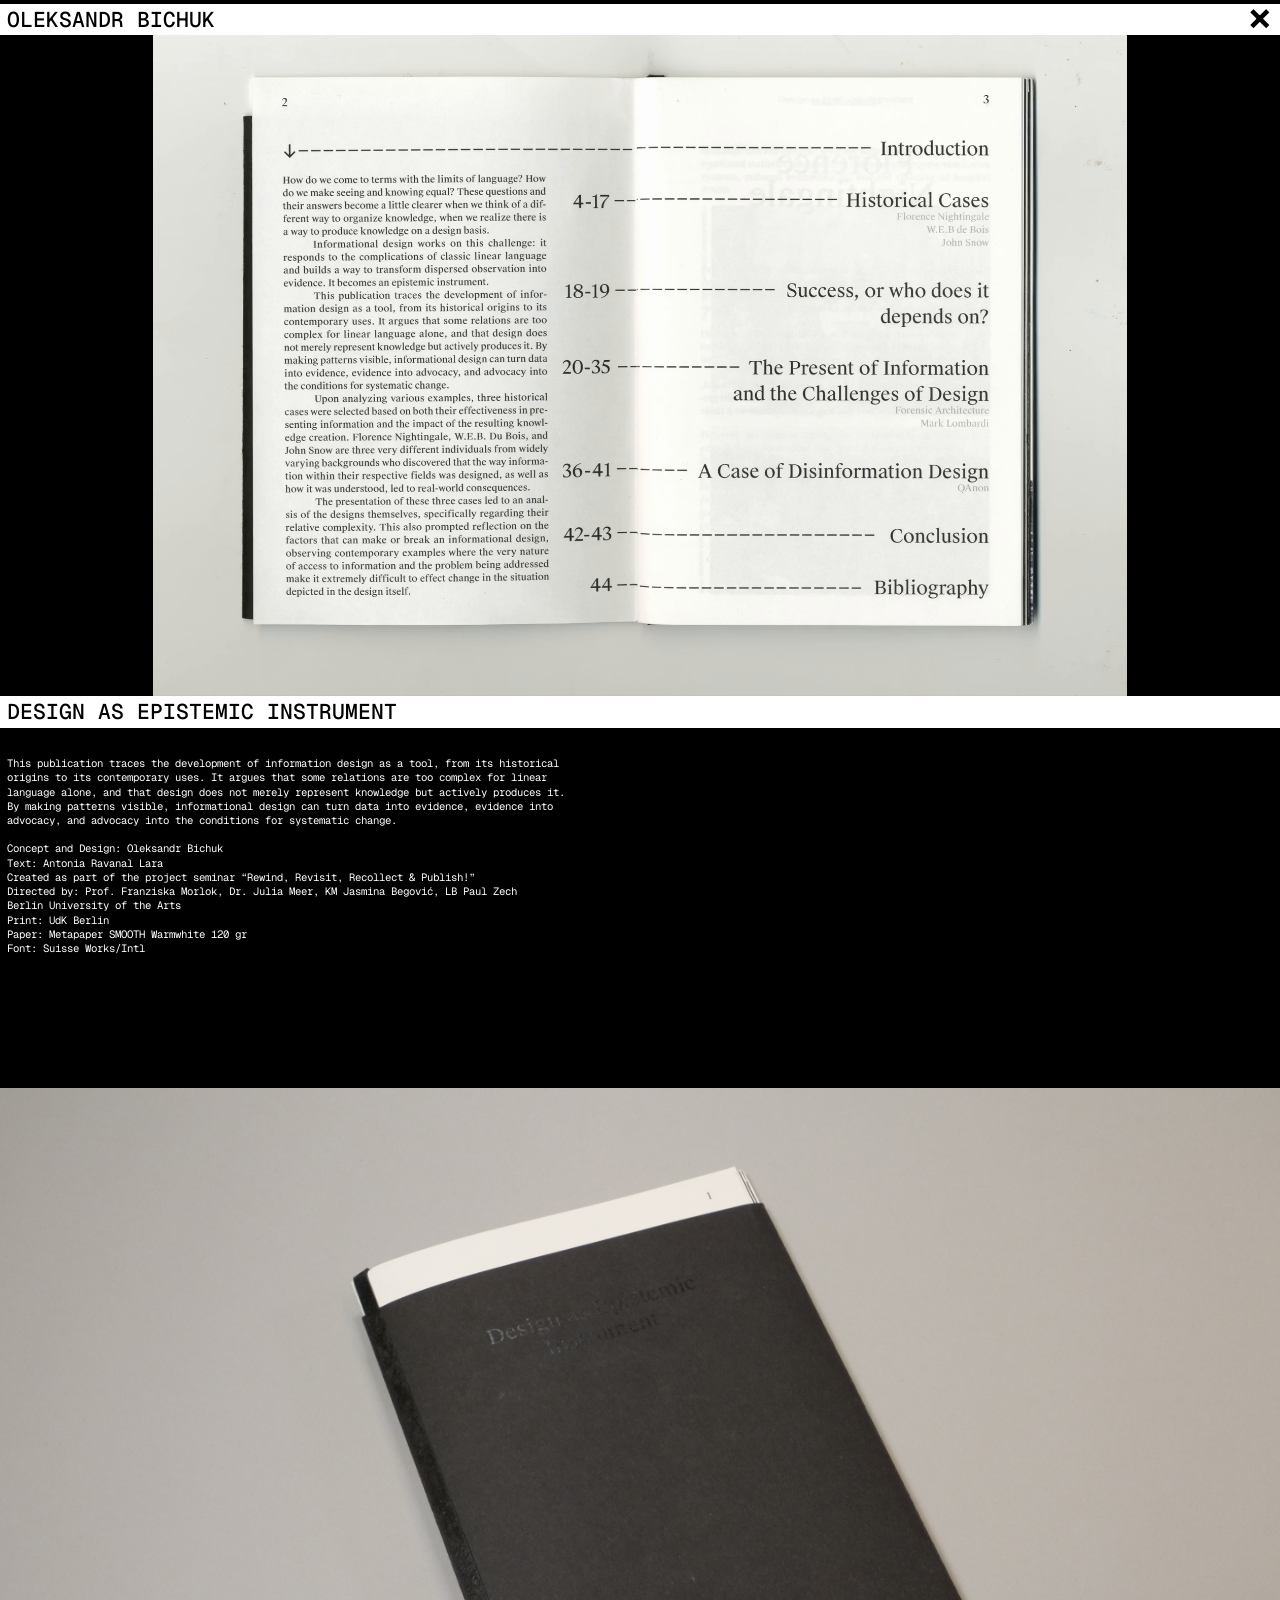
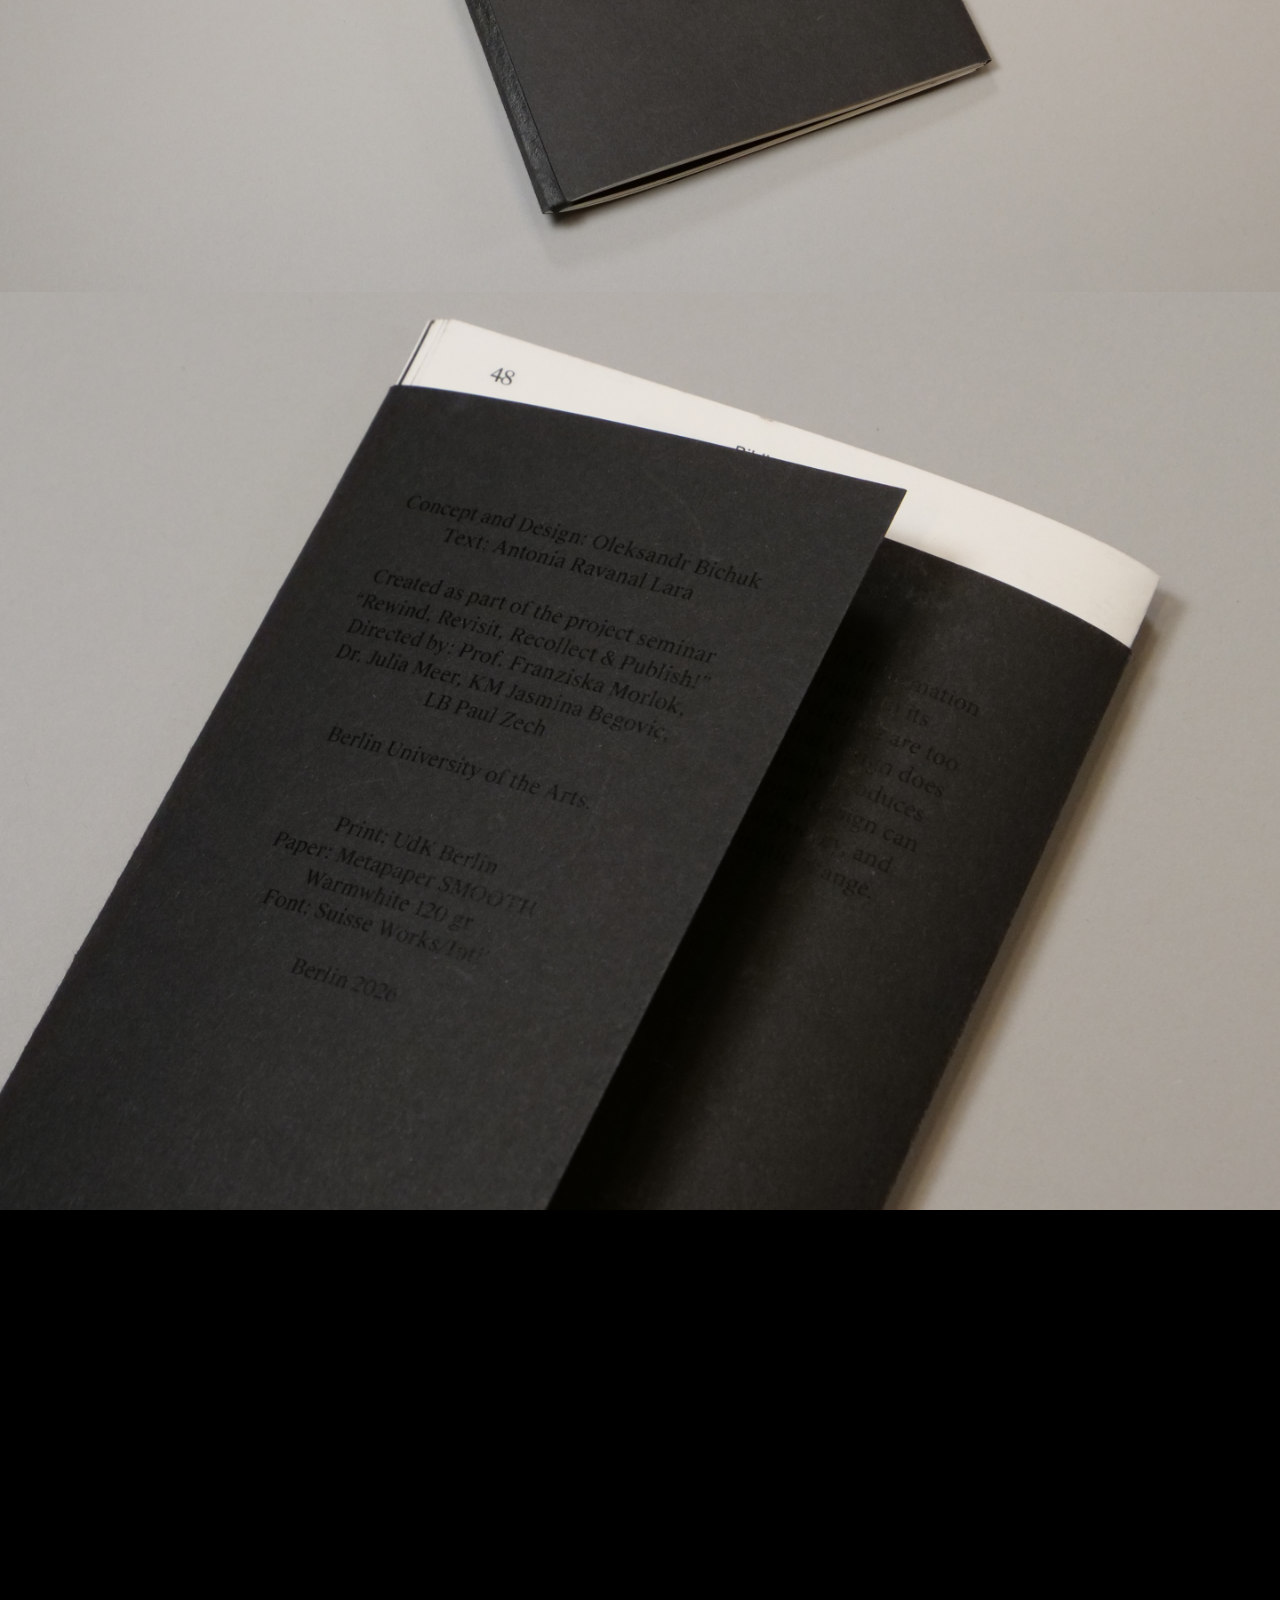
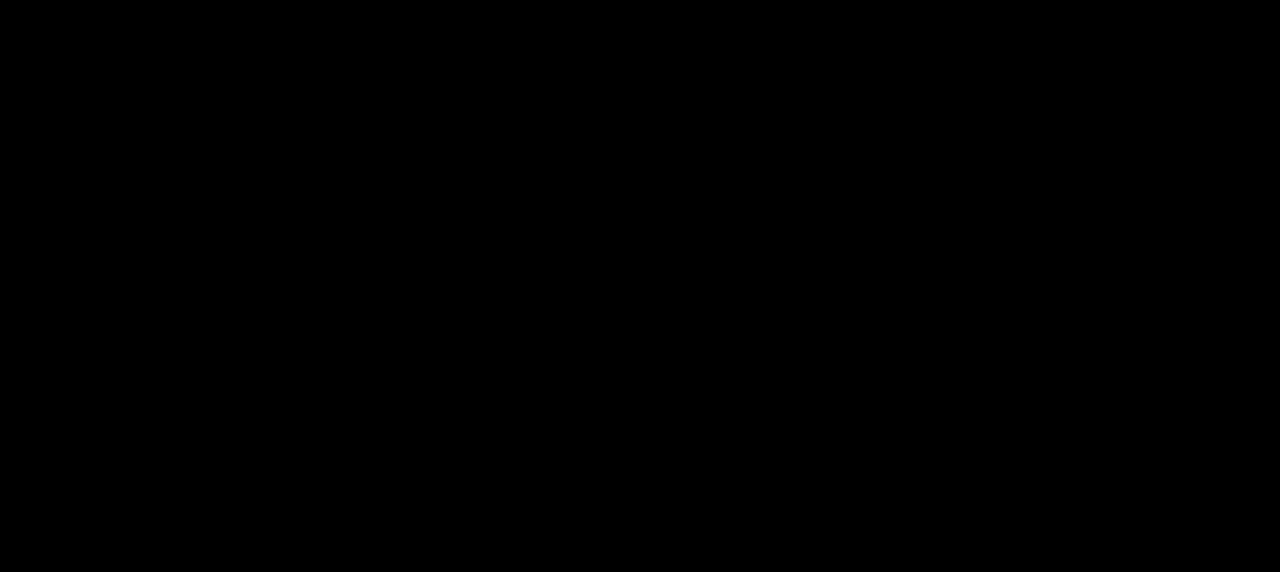
<file: projects/design-as-epistemic.html>
<!doctype html><html lang="en"><head><meta charset="utf-8"><meta name="viewport" content="width=device-width,initial-scale=1"><meta name="color-scheme" content="dark"><title>Design as epistemic instrument — Oleksandr Bichuk</title><link rel="preconnect" href="https://fonts.googleapis.com"><link rel="preconnect" href="https://fonts.gstatic.com" crossorigin><link href="https://fonts.googleapis.com/css2?family=Geist+Mono:wght@400;500;600&amp;display=swap" rel="stylesheet"><link rel="stylesheet" href="./project-v94.css?v=9.9"></head>
<body data-project="design-as-epistemic"><div id="project-wrap" class="project-wrap" data-height="4232">
<div class="project-sticky-region"><header class="top-header"><div class="header-name">oleksandr bichuk</div><a href="../index.html" class="header-close" aria-label="Back to portfolio index"><span class="header-close-mark" aria-hidden="true">×</span></a></header></div>
<main id="project-artboard" class="project-artboard" style="height:4232px" aria-label="Design as epistemic instrument"><div class="background" aria-hidden="true"></div>
<figure class="project-photo is-hero" style="left:172px;top:-4px;width:1096px;height:786px;"><video src="../assets/design-hero.mp4" poster="../assets/design-hero-figma-frame.png" data-start-time="1" autoplay muted playsinline loop preload="metadata" aria-label="Video documentation of Design as epistemic instrument (click to toggle sound)"></video></figure>
<figure class="project-photo is-documentation" style="left:-53px;top:1224px;width:1605px;height:904px;"><img src="../assets/design-1.png" alt="Design as epistemic instrument — view 2" loading="lazy" decoding="async"> </figure>
<figure class="project-photo is-documentation" style="left:-197px;top:2118px;width:1834px;height:1033px;"><img src="../assets/design-2.png" alt="Design as epistemic instrument — view 3" loading="lazy" decoding="async"> </figure>
<figure class="project-photo is-documentation" style="left:-464px;top:3151px;width:1920px;height:1081px;"><img src="../assets/design-3.png" alt="Design as epistemic instrument — view 4" loading="lazy" decoding="async"> </figure>
<div class="work-title"><h1>Design as epistemic instrument</h1></div>
<section class="description" aria-label="Project description"><p>This publication traces the development of information design as a tool, from its historical origins to its contemporary uses. It argues that some relations are too complex for linear language alone, and that design does not merely represent knowledge but actively produces it. By making patterns visible, informational design can turn data into evidence, evidence into advocacy, and advocacy into the conditions for systematic change.

Concept and Design: Oleksandr Bichuk
Text: Antonia Ravanal Lara
Created as part of the project seminar “Rewind, Revisit, Recollect &amp; Publish!”
Directed by: Prof. Franziska Morlok, Dr. Julia Meer, KM Jasmina Begović, LB Paul Zech
Berlin University of the Arts
Print: UdK Berlin
Paper: Metapaper SMOOTH Warmwhite 120 gr
Font: Suisse Works/Intl</p></section>
</main></div><script src="./project-v94.js?v=9.9" defer></script></body></html>
</file>
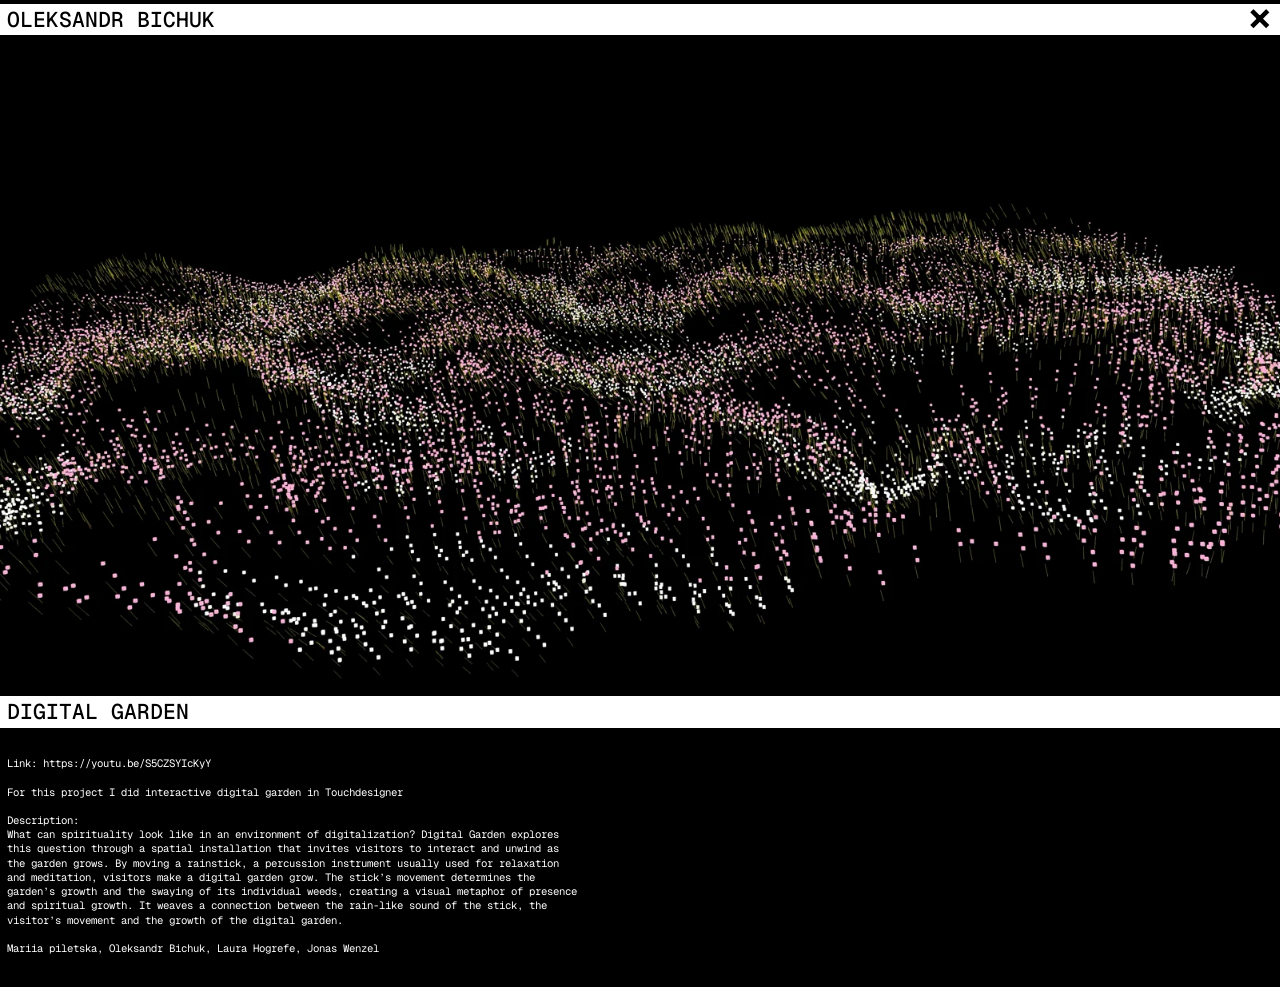
<file: projects/digital-garden.html>
<!doctype html><html lang="en"><head><meta charset="utf-8"><meta name="viewport" content="width=device-width,initial-scale=1"><meta name="color-scheme" content="dark"><title>Digital Garden — Oleksandr Bichuk</title><link rel="preconnect" href="https://fonts.googleapis.com"><link rel="preconnect" href="https://fonts.gstatic.com" crossorigin><link href="https://fonts.googleapis.com/css2?family=Geist+Mono:wght@400;500;600&amp;display=swap" rel="stylesheet"><link rel="stylesheet" href="./project-v94.css?v=9.9"></head>
<body data-project="digital-garden"><div id="project-wrap" class="project-wrap" data-height="1146">
<div class="project-sticky-region"><header class="top-header"><div class="header-name">oleksandr bichuk</div><a href="../index.html" class="header-close" aria-label="Back to portfolio index"><span class="header-close-mark" aria-hidden="true">×</span></a></header></div>
<main id="project-artboard" class="project-artboard" style="height:1146px" aria-label="Digital Garden"><div class="background" aria-hidden="true"></div>
<figure class="project-photo is-hero" style="left:-45px;top:4px;width:1529px;height:860px;"><video src="../assets/garden-hero.mp4" poster="../assets/preview-digital-garden.webp" autoplay muted playsinline loop preload="metadata" aria-label="Video documentation of Digital Garden (click to toggle sound)"></video></figure>
<div class="work-title"><h1>Digital Garden</h1></div>
<section class="description" aria-label="Project description"><p>Link: <a href="https://youtu.be/S5CZSYIcKyY" target="_blank" rel="noopener noreferrer">https://youtu.be/S5CZSYIcKyY</a>

For this project I did interactive digital garden in Touchdesigner

Description:
What can spirituality look like in an environment of digitalization? Digital Garden explores this question through a spatial installation that invites visitors to interact and unwind as the garden grows. By moving a rainstick, a percussion instrument usually used for relaxation and meditation, visitors make a digital garden grow. The stick’s movement determines the garden’s growth and the swaying of its individual weeds, creating a visual metaphor of presence and spiritual growth. It weaves a connection between the rain-like sound of the stick, the visitor’s movement and the growth of the digital garden.

Mariia piletska, Oleksandr Bichuk, Laura Hogrefe, Jonas Wenzel</p></section>
</main></div><script src="./project-v94.js?v=9.9" defer></script></body></html>
</file>
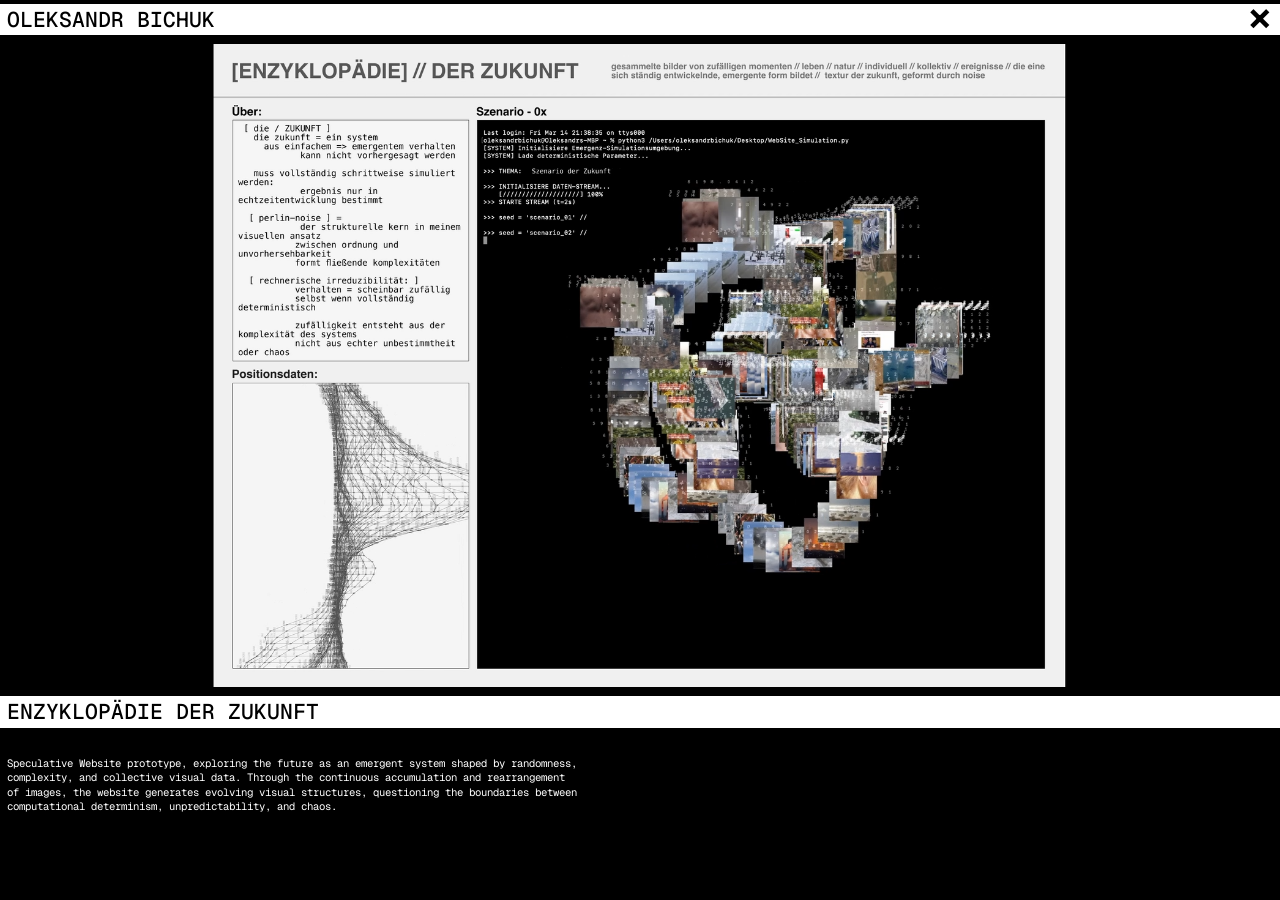
<file: projects/enzyklopaedie.html>
<!doctype html><html lang="en"><head><meta charset="utf-8"><meta name="viewport" content="width=device-width,initial-scale=1"><meta name="color-scheme" content="dark"><title>Enzyklopädie der Zukunft — Oleksandr Bichuk</title><link rel="preconnect" href="https://fonts.googleapis.com"><link rel="preconnect" href="https://fonts.gstatic.com" crossorigin><link href="https://fonts.googleapis.com/css2?family=Geist+Mono:wght@400;500;600&amp;display=swap" rel="stylesheet"><link rel="stylesheet" href="./project-v94.css?v=9.9"></head>
<body data-project="enzyklopaedie"><div id="project-wrap" class="project-wrap" data-height="1000">
<div class="project-sticky-region"><header class="top-header"><div class="header-name">oleksandr bichuk</div><a href="../index.html" class="header-close" aria-label="Back to portfolio index"><span class="header-close-mark" aria-hidden="true">×</span></a></header></div>
<main id="project-artboard" class="project-artboard" style="height:1000px" aria-label="Enzyklopädie der Zukunft"><div class="background" aria-hidden="true"></div>
<figure class="project-photo is-hero" style="left:59px;top:39px;width:1321px;height:743px;"><video src="../assets/enzyklopaedie-film.mp4" poster="../assets/enzyklopaedie-poster.png" autoplay muted playsinline loop preload="metadata" aria-label="Video documentation of Enzyklopädie der Zukunft (click to toggle sound)"></video></figure>
<div class="work-title"><h1>Enzyklopädie der Zukunft</h1></div>
<section class="description" aria-label="Project description"><p>Speculative Website prototype, exploring the future as an emergent system shaped by randomness, complexity, and collective visual data. Through the continuous accumulation and rearrangement of images, the website generates evolving visual structures, questioning the boundaries between computational determinism, unpredictability, and chaos.</p></section>
</main></div><script src="./project-v94.js?v=9.9" defer></script></body></html>
</file>
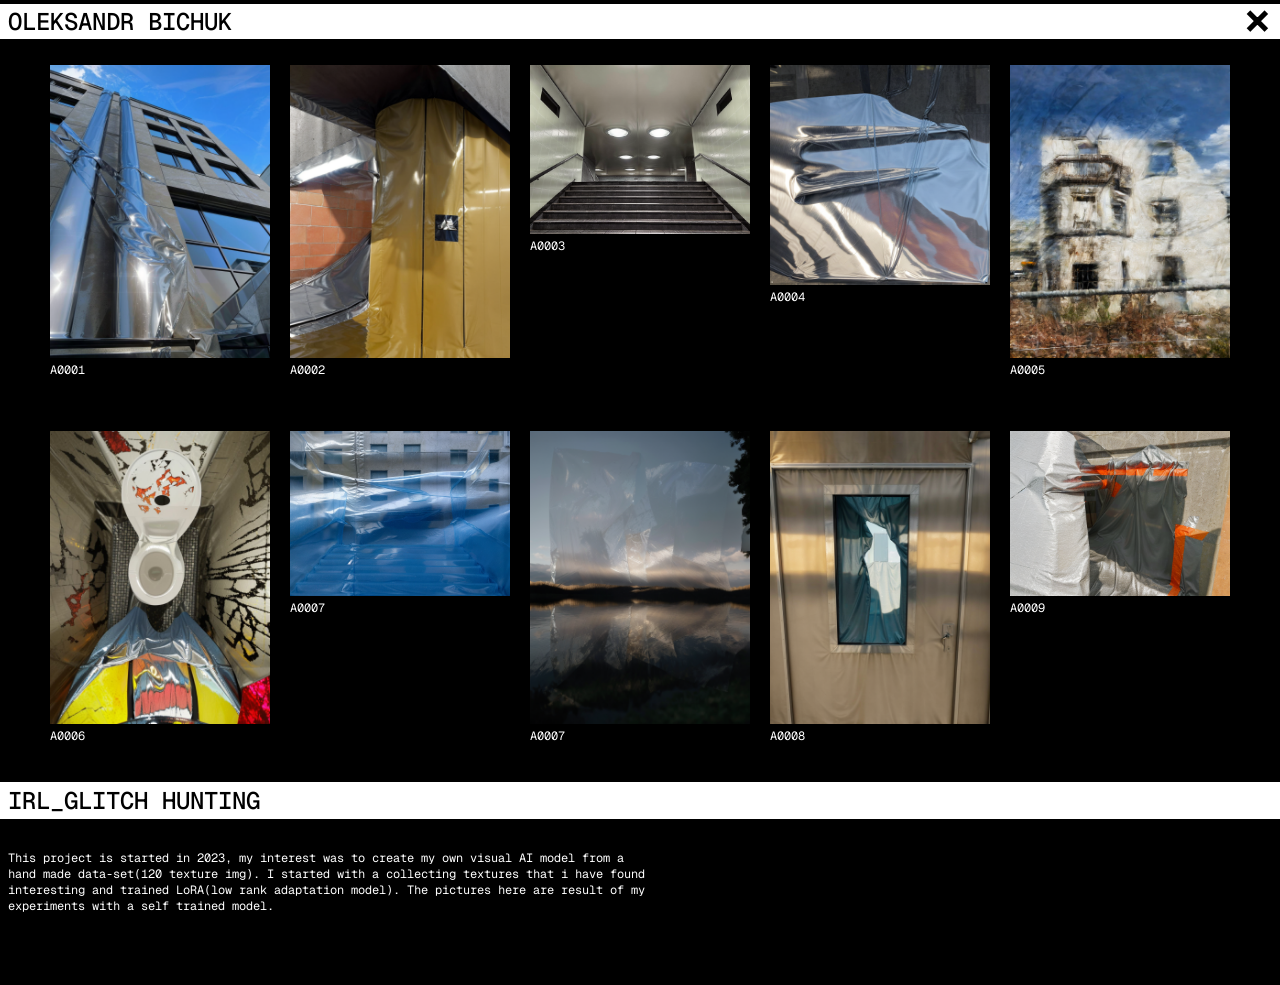
<file: projects/irl-glitch.html>
<!doctype html><html lang="en"><head><meta charset="utf-8"><meta name="viewport" content="width=device-width,initial-scale=1"><meta name="color-scheme" content="dark"><title>IRL_glitch hunting — Oleksandr Bichuk</title><link rel="preconnect" href="https://fonts.googleapis.com"><link rel="preconnect" href="https://fonts.gstatic.com" crossorigin><link href="https://fonts.googleapis.com/css2?family=Geist+Mono:wght@400;500;600&amp;display=swap" rel="stylesheet"><link rel="stylesheet" href="./project-v94.css?v=9.9"></head>
<body data-project="irl-glitch"><div id="project-wrap" class="project-wrap" data-height="985">
<div class="project-sticky-region"><header class="top-header"><div class="header-name">oleksandr bichuk</div><a href="../index.html" class="header-close" aria-label="Back to portfolio index"><span class="header-close-mark" aria-hidden="true">×</span></a></header></div>
<main id="project-artboard" class="project-artboard" style="height:985px" aria-label="IRL_glitch hunting"><div class="background" aria-hidden="true"></div>
<div class="irl-gallery" id="irl-gallery"><button type="button" class="irl-photo" aria-label="Select photo A0001"><img src="../assets/irl-01.png" width="220" height="293" style="height:293px" alt="IRL Glitch Hunting photograph A0001" loading="lazy"><span>A0001</span></button><button type="button" class="irl-photo" aria-label="Select photo A0002"><img src="../assets/irl-02.png" width="220" height="293" style="height:293px" alt="IRL Glitch Hunting photograph A0002" loading="lazy"><span>A0002</span></button><button type="button" class="irl-photo" aria-label="Select photo A0003"><img src="../assets/irl-03.png" width="220" height="169" style="height:169px" alt="IRL Glitch Hunting photograph A0003" loading="lazy"><span>A0003</span></button><button type="button" class="irl-photo" aria-label="Select photo A0004"><img src="../assets/irl-04.png" width="220" height="220" style="height:220px" alt="IRL Glitch Hunting photograph A0004" loading="lazy"><span>A0004</span></button><button type="button" class="irl-photo" aria-label="Select photo A0005"><img src="../assets/irl-05.png" width="220" height="293" style="height:293px" alt="IRL Glitch Hunting photograph A0005" loading="lazy"><span>A0005</span></button><button type="button" class="irl-photo" aria-label="Select photo A0006"><img src="../assets/irl-06.jpg" width="220" height="293" style="height:293px" alt="IRL Glitch Hunting photograph A0006" loading="lazy"><span>A0006</span></button><button type="button" class="irl-photo" aria-label="Select photo A0007"><img src="../assets/irl-07.png" width="220" height="165" style="height:165px" alt="IRL Glitch Hunting photograph A0007" loading="lazy"><span>A0007</span></button><button type="button" class="irl-photo" aria-label="Select photo A0007"><img src="../assets/irl-08.png" width="220" height="293" style="height:293px" alt="IRL Glitch Hunting photograph A0007" loading="lazy"><span>A0007</span></button><button type="button" class="irl-photo" aria-label="Select photo A0008"><img src="../assets/irl-extra-02.png" width="220" height="293" style="height:293px" alt="IRL Glitch Hunting photograph A0008" loading="lazy"><span>A0008</span></button><button type="button" class="irl-photo" aria-label="Select photo A0009"><img src="../assets/irl-09.png" width="220" height="165" style="height:165px" alt="IRL Glitch Hunting photograph A0009" loading="lazy"><span>A0009</span></button></div>
<div class="work-title"><h1>IRL_glitch hunting</h1></div>
<section class="description" aria-label="Project description"><p>This project is started in 2023, my interest was to create my own visual AI model from a hand made data-set(120 texture img). I started with a collecting textures that i have found interesting and trained LoRA(low rank adaptation model). The pictures here are result of my experiments with a self trained model.</p></section>
</main></div><script src="./project-v94.js?v=9.9" defer></script></body></html>
</file>
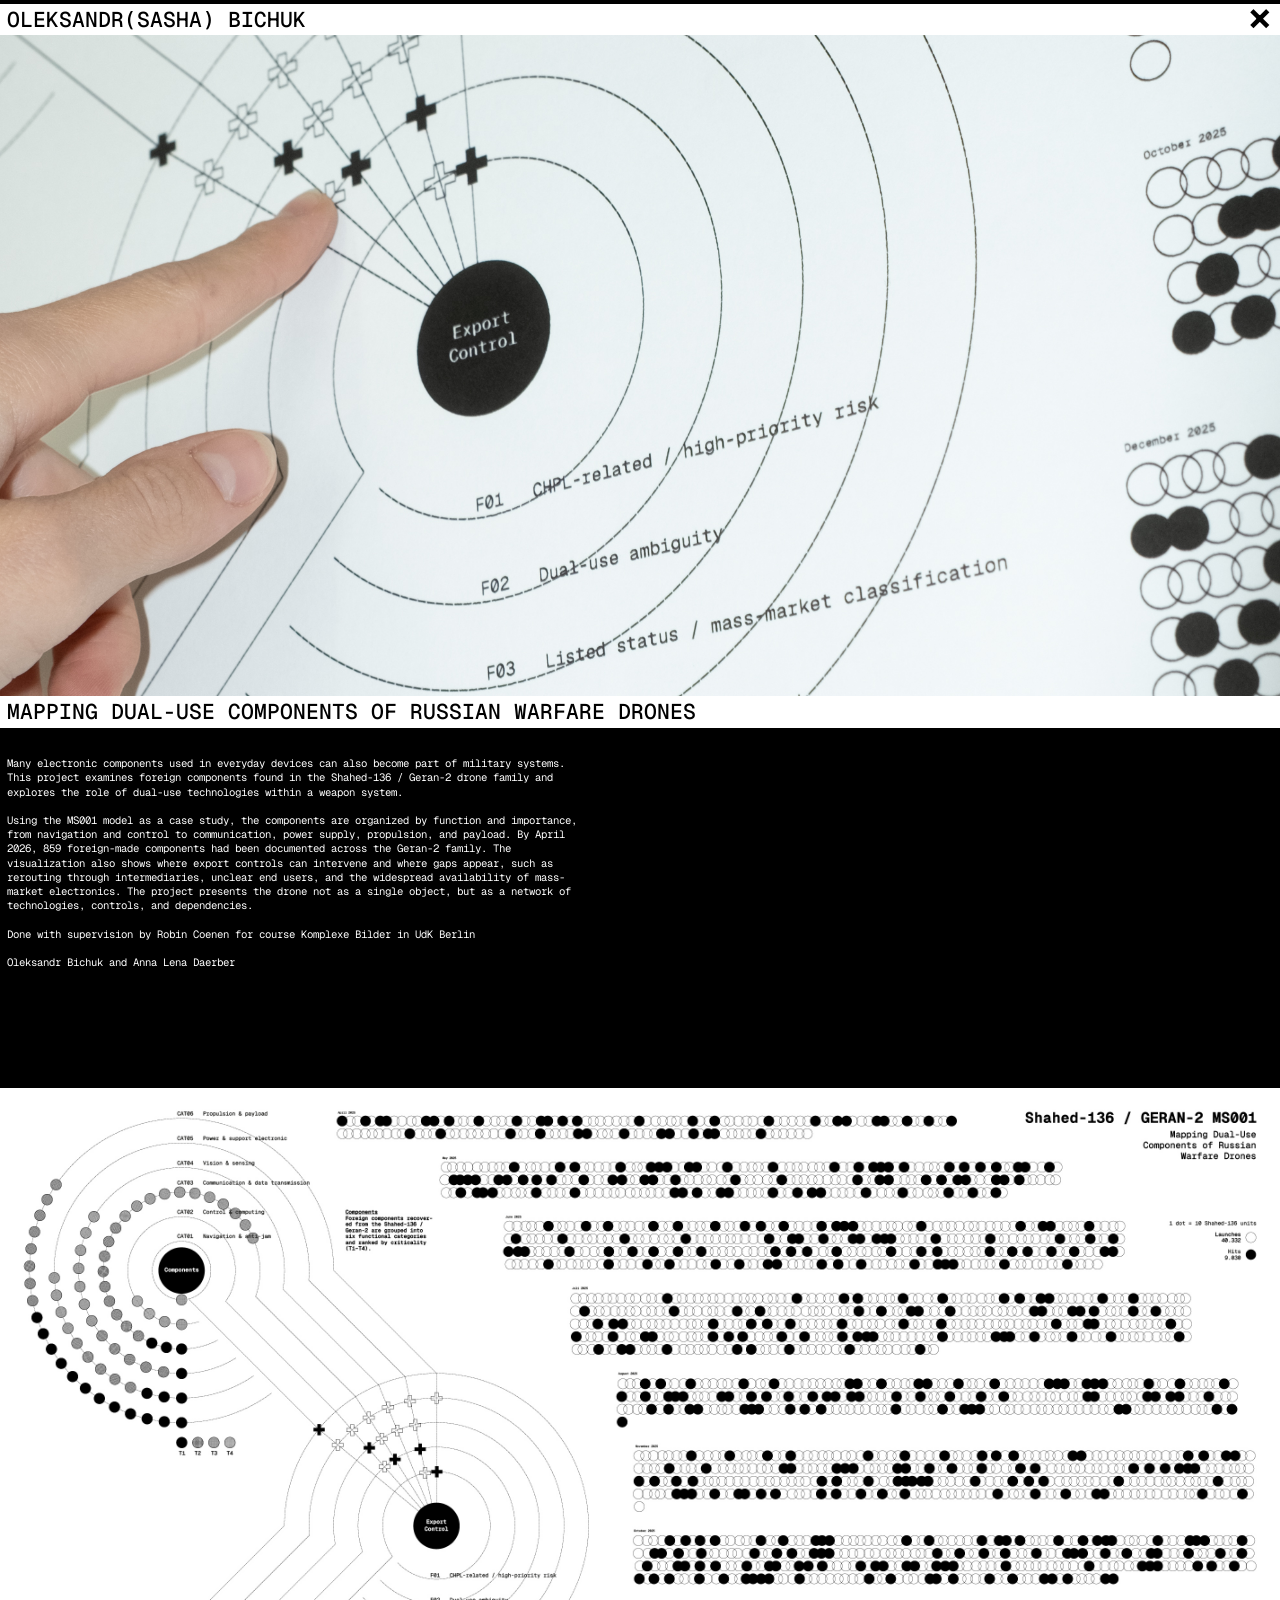
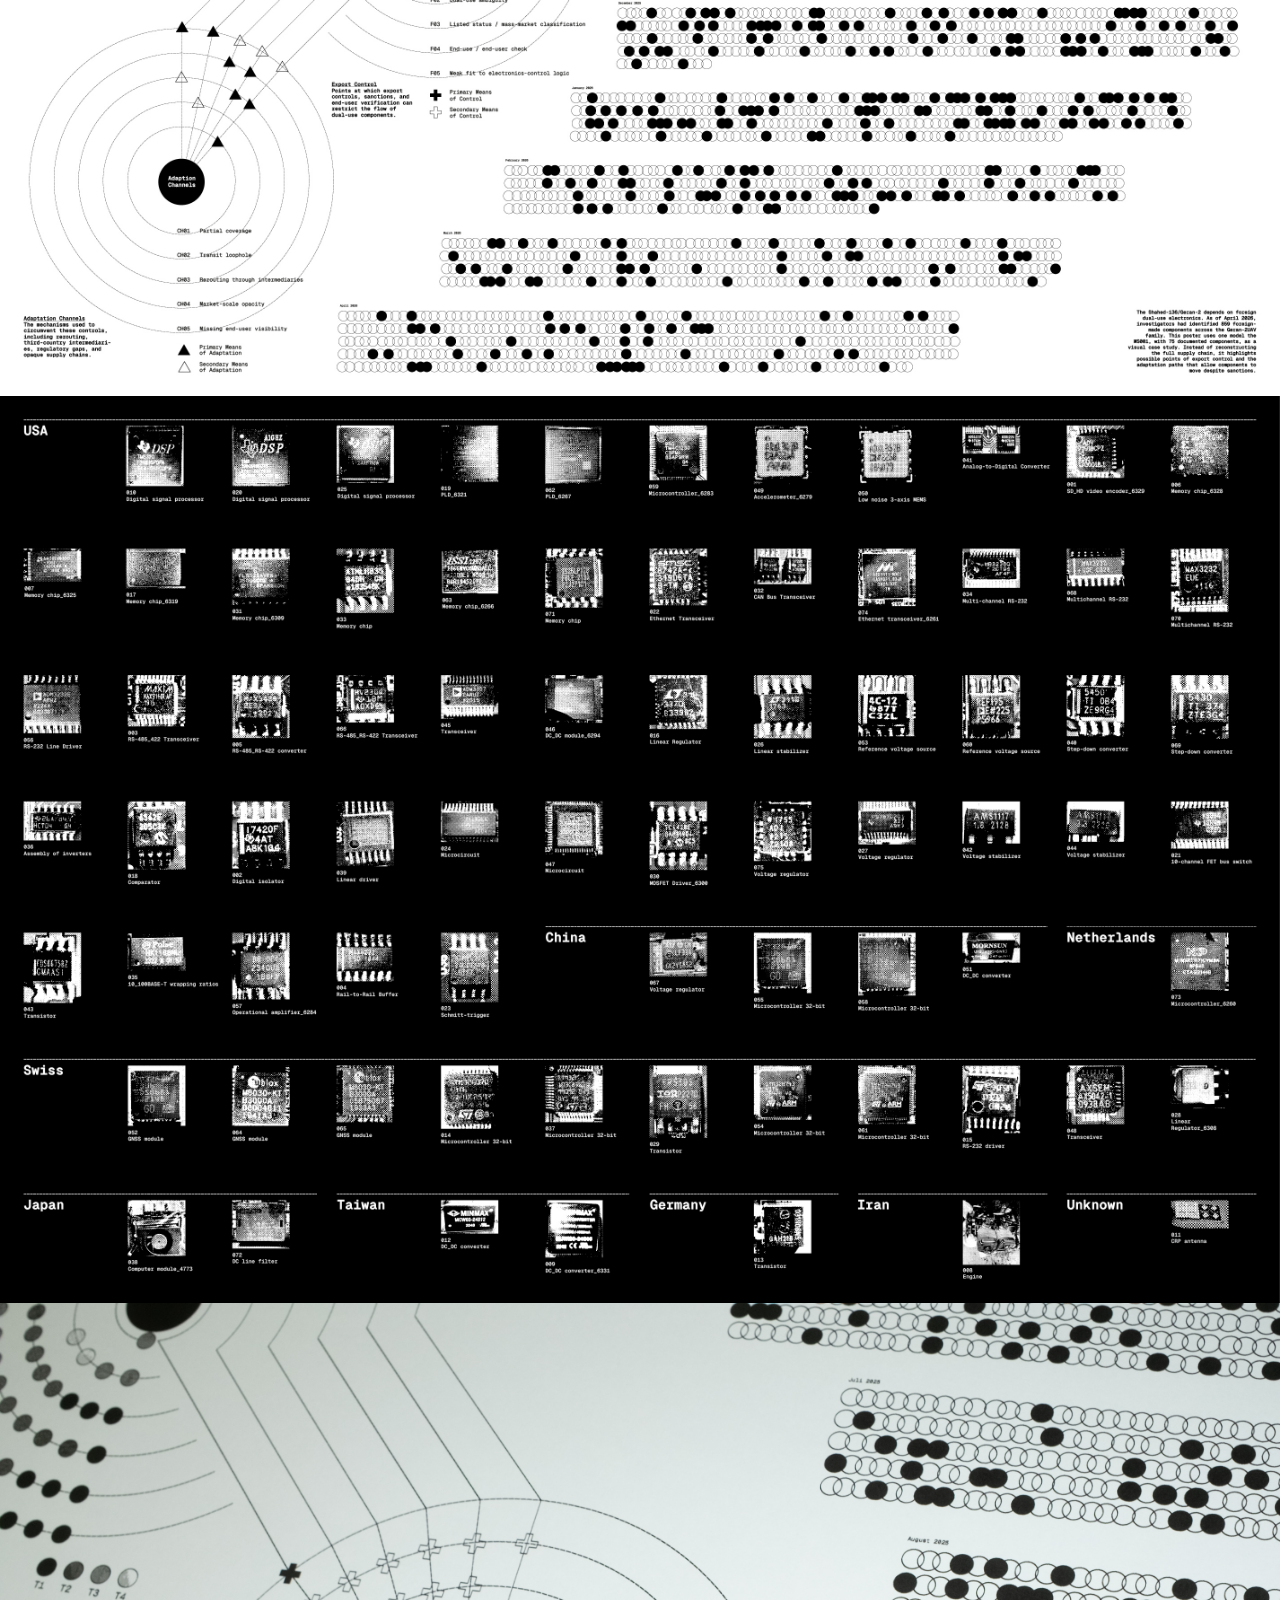
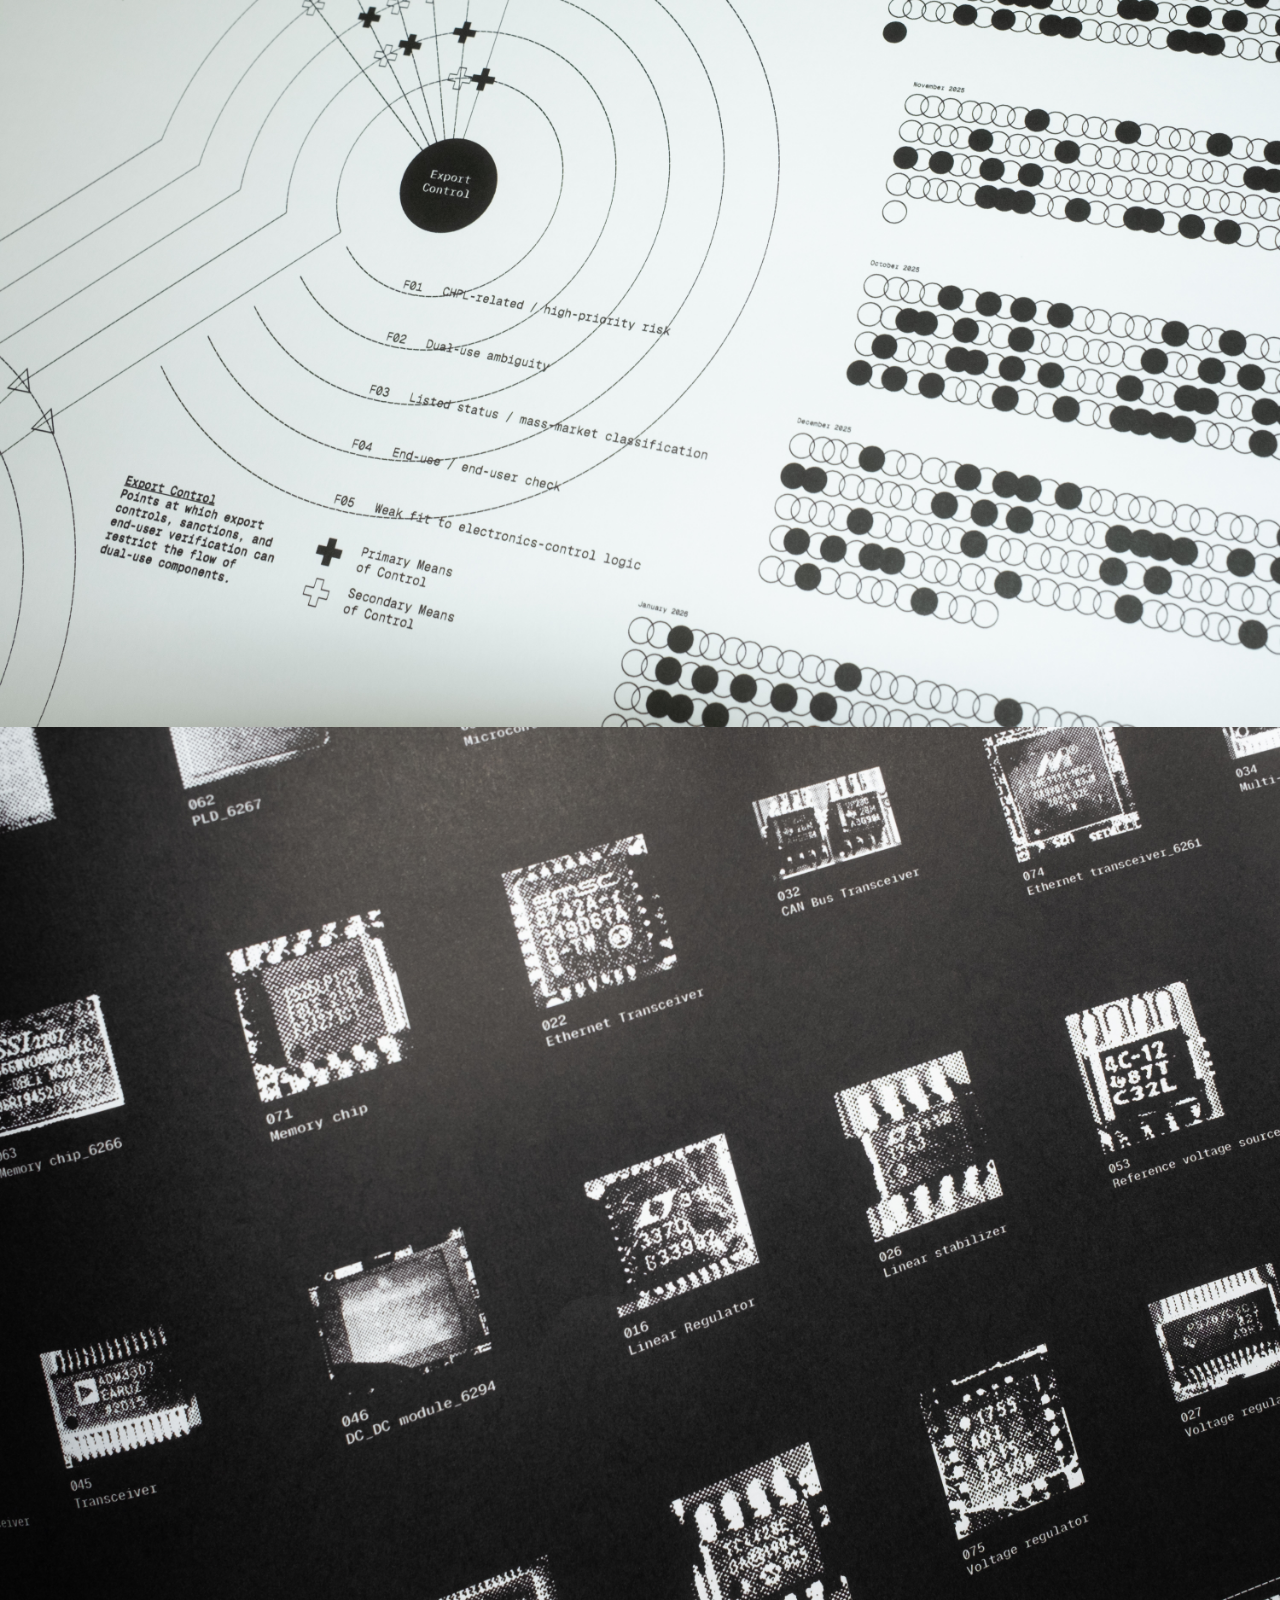
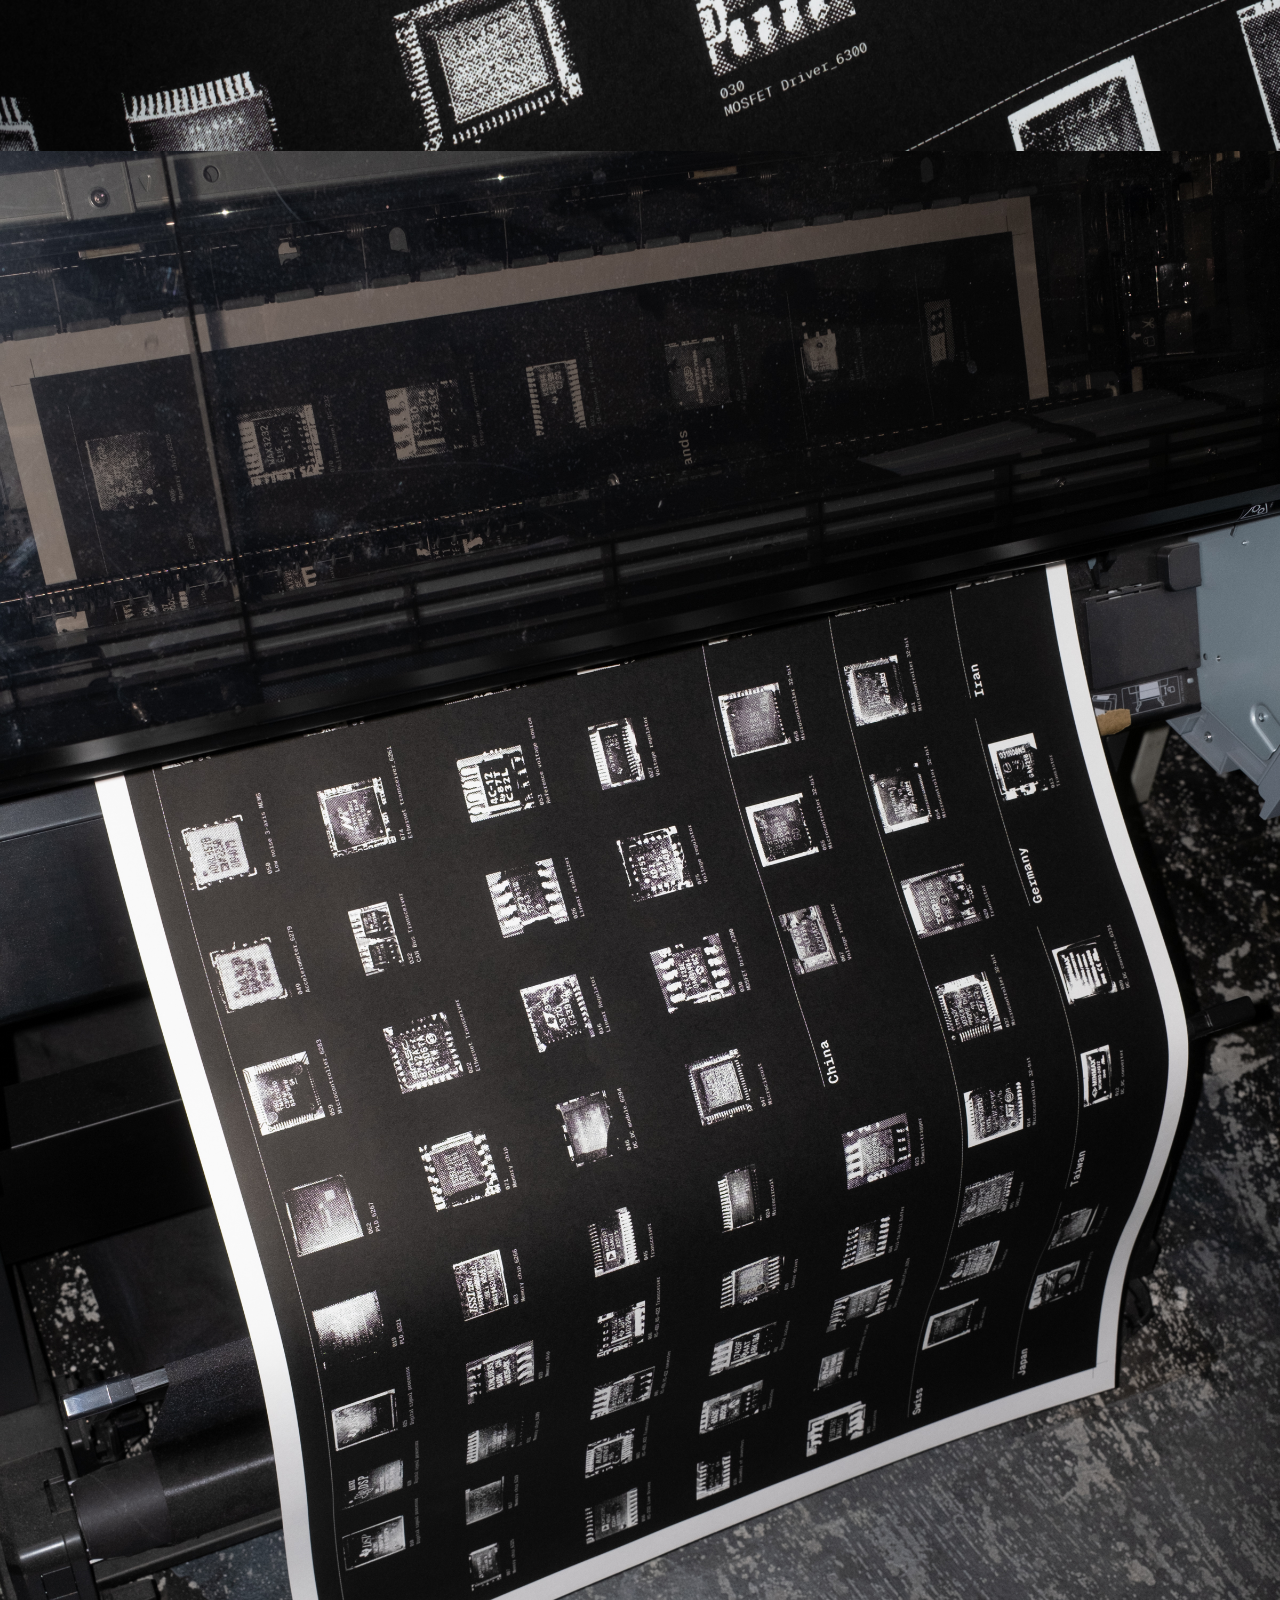
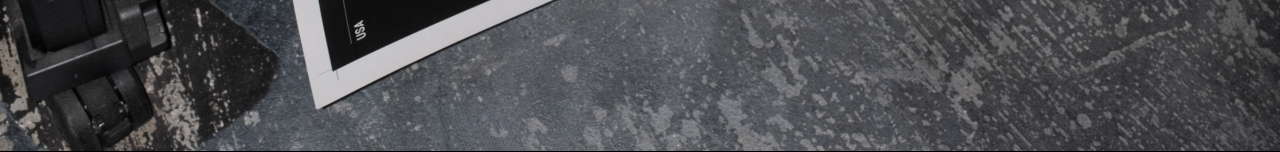
<file: projects/shahed.html>
<!doctype html><html lang="en"><head><meta charset="utf-8"><meta name="viewport" content="width=device-width,initial-scale=1"><meta name="color-scheme" content="dark"><title>Mapping Dual-Use Components of Russian Warfare Drones — Oleksandr Bichuk</title><link rel="preconnect" href="https://fonts.googleapis.com"><link rel="preconnect" href="https://fonts.gstatic.com" crossorigin><link href="https://fonts.googleapis.com/css2?family=Geist+Mono:wght@400;500;600&amp;display=swap" rel="stylesheet"><link rel="stylesheet" href="./project-v94.css?v=9.9"></head>
<body data-project="shahed"><div id="project-wrap" class="project-wrap" data-height="7184">
<div class="project-sticky-region"><header class="top-header"><div class="header-name">oleksandr(sasha) bichuk</div><a href="../index.html" class="header-close" aria-label="Back to portfolio index"><span class="header-close-mark" aria-hidden="true">×</span></a></header></div>
<main id="project-artboard" class="project-artboard" style="height:7184px" aria-label="Mapping Dual-Use Components of Russian Warfare Drones"><div class="background" aria-hidden="true"></div>
<figure class="project-photo is-hero" style="left:0px;top:39px;width:1742px;height:743px;"><img src="../assets/shahed-005.jpg" alt="Mapping Dual-Use Components of Russian Warfare Drones — view 1" loading="eager" decoding="async" fetchpriority="high"> </figure>
<figure class="project-photo is-documentation" style="left:0px;top:1224px;width:1440.1px;height:1021px;"><img src="../assets/shahed-000.jpg" alt="Mapping Dual-Use Components of Russian Warfare Drones — view 2" loading="lazy" decoding="async"> </figure>
<figure class="project-photo is-documentation" style="left:0px;top:2245px;width:1440.1px;height:1021px;"><img src="../assets/shahed-0000.jpg" alt="Mapping Dual-Use Components of Russian Warfare Drones — view 3" loading="lazy" decoding="async"> </figure>
<figure class="project-photo is-documentation" style="left:-2px;top:3266px;width:1447px;height:965px;"><img src="../assets/shahed-006.jpg" alt="Mapping Dual-Use Components of Russian Warfare Drones — view 4" loading="lazy" decoding="async"> </figure>
<figure class="project-photo is-documentation" style="left:-2px;top:4231px;width:1440px;height:1152px;"><img src="../assets/shahed-002.jpg" alt="Mapping Dual-Use Components of Russian Warfare Drones — view 5" loading="lazy" decoding="async"> </figure>
<figure class="project-photo is-documentation" style="left:-2px;top:5381px;width:1442px;height:1803px;"><img src="../assets/shahed-001.jpg" alt="Mapping Dual-Use Components of Russian Warfare Drones — view 6" loading="lazy" decoding="async"> </figure>
<div class="work-title"><h1>Mapping Dual-Use Components of Russian Warfare Drones</h1></div>
<section class="description" aria-label="Project description"><p>Many electronic components used in everyday devices can also become part of military systems. This project examines foreign components found in the Shahed-136 / Geran-2 drone family and explores the role of dual-use technologies within a weapon system.

Using the MS001 model as a case study, the components are organized by function and importance, from navigation and control to communication, power supply, propulsion, and payload. By April 2026, 859 foreign-made components had been documented across the Geran-2 family. The visualization also shows where export controls can intervene and where gaps appear, such as rerouting through intermediaries, unclear end users, and the widespread availability of mass-market electronics. The project presents the drone not as a single object, but as a network of technologies, controls, and dependencies.

Done with supervision by Robin Coenen for course Komplexe Bilder in UdK Berlin

Oleksandr Bichuk and Anna Lena Daerber</p></section>
</main></div><script src="./project-v94.js?v=9.9" defer></script></body></html>
</file>
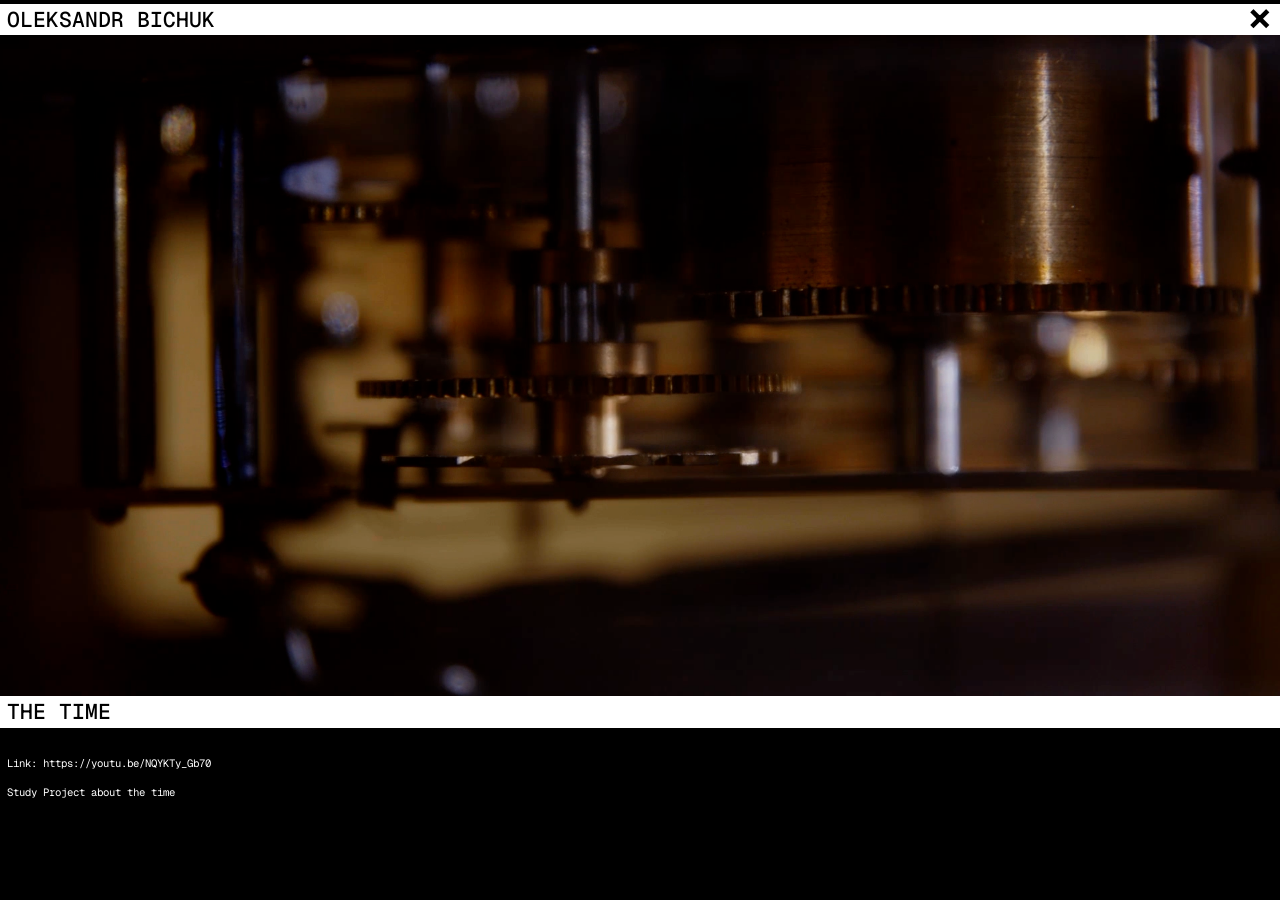
<file: projects/the-time.html>
<!doctype html><html lang="en"><head><meta charset="utf-8"><meta name="viewport" content="width=device-width,initial-scale=1"><meta name="color-scheme" content="dark"><title>The Time — Oleksandr Bichuk</title><link rel="preconnect" href="https://fonts.googleapis.com"><link rel="preconnect" href="https://fonts.gstatic.com" crossorigin><link href="https://fonts.googleapis.com/css2?family=Geist+Mono:wght@400;500;600&amp;display=swap" rel="stylesheet"><link rel="stylesheet" href="./project-v94.css?v=9.9"></head>
<body data-project="the-time"><div id="project-wrap" class="project-wrap" data-height="952">
<div class="project-sticky-region"><header class="top-header"><div class="header-name">oleksandr bichuk</div><a href="../index.html" class="header-close" aria-label="Back to portfolio index"><span class="header-close-mark" aria-hidden="true">×</span></a></header></div>
<main id="project-artboard" class="project-artboard" style="height:952px" aria-label="The Time"><div class="background" aria-hidden="true"></div>
<figure class="project-photo is-hero" style="left:-3px;top:6px;width:1446px;height:813px;"><img src="../assets/time-hero.png" alt="The Time — view 1" loading="eager" decoding="async" fetchpriority="high"> </figure>
<div class="work-title"><h1>The Time</h1></div>
<section class="description" aria-label="Project description"><p>Link: <a href="https://youtu.be/NQYKTy_Gb70" target="_blank" rel="noopener noreferrer">https://youtu.be/NQYKTy_Gb70</a>

Study Project about the time</p></section>
</main></div><script src="./project-v94.js?v=9.9" defer></script></body></html>
</file>
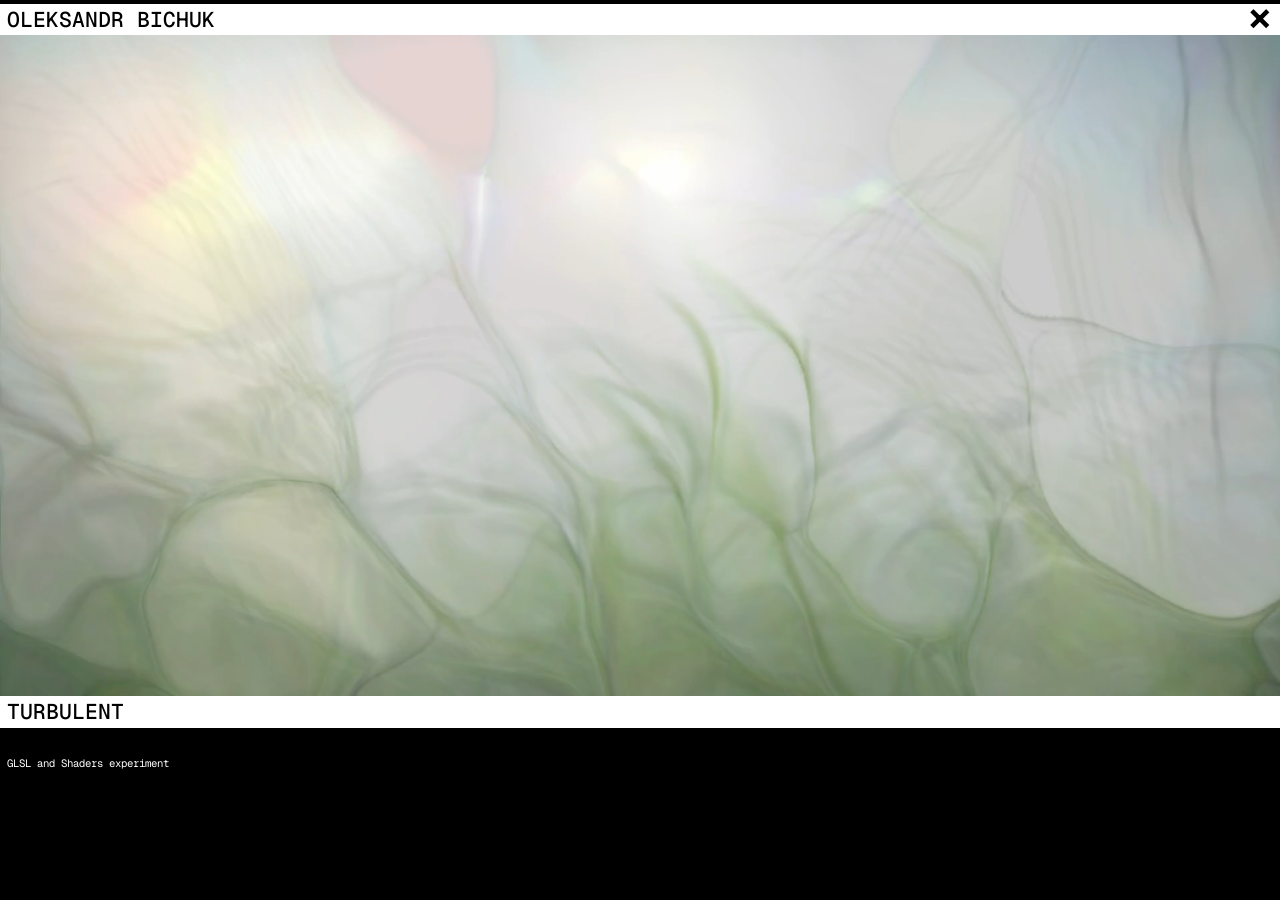
<file: projects/turbulent.html>
<!doctype html><html lang="en"><head><meta charset="utf-8"><meta name="viewport" content="width=device-width,initial-scale=1"><meta name="color-scheme" content="dark"><title>Turbulent — Oleksandr Bichuk</title><link rel="preconnect" href="https://fonts.googleapis.com"><link rel="preconnect" href="https://fonts.gstatic.com" crossorigin><link href="https://fonts.googleapis.com/css2?family=Geist+Mono:wght@400;500;600&amp;display=swap" rel="stylesheet"><link rel="stylesheet" href="./project-v94.css?v=9.9"></head>
<body data-project="turbulent"><div id="project-wrap" class="project-wrap" data-height="940">
<div class="project-sticky-region"><header class="top-header"><div class="header-name">oleksandr bichuk</div><a href="../index.html" class="header-close" aria-label="Back to portfolio index"><span class="header-close-mark" aria-hidden="true">×</span></a></header></div>
<main id="project-artboard" class="project-artboard" style="height:940px" aria-label="Turbulent"><div class="background" aria-hidden="true"></div>
<figure class="project-photo is-hero" style="left:0px;top:4px;width:1442px;height:811px;"><video src="../assets/turbulent-film.mp4" poster="../assets/turbulent-poster.png" autoplay muted playsinline loop preload="metadata" aria-label="Video documentation of Turbulent (click to toggle sound)"></video></figure>
<div class="work-title"><h1>Turbulent</h1></div>
<section class="description" aria-label="Project description"><p>GLSL and Shaders experiment</p></section>
</main></div><script src="./project-v94.js?v=9.9" defer></script></body></html>
</file>
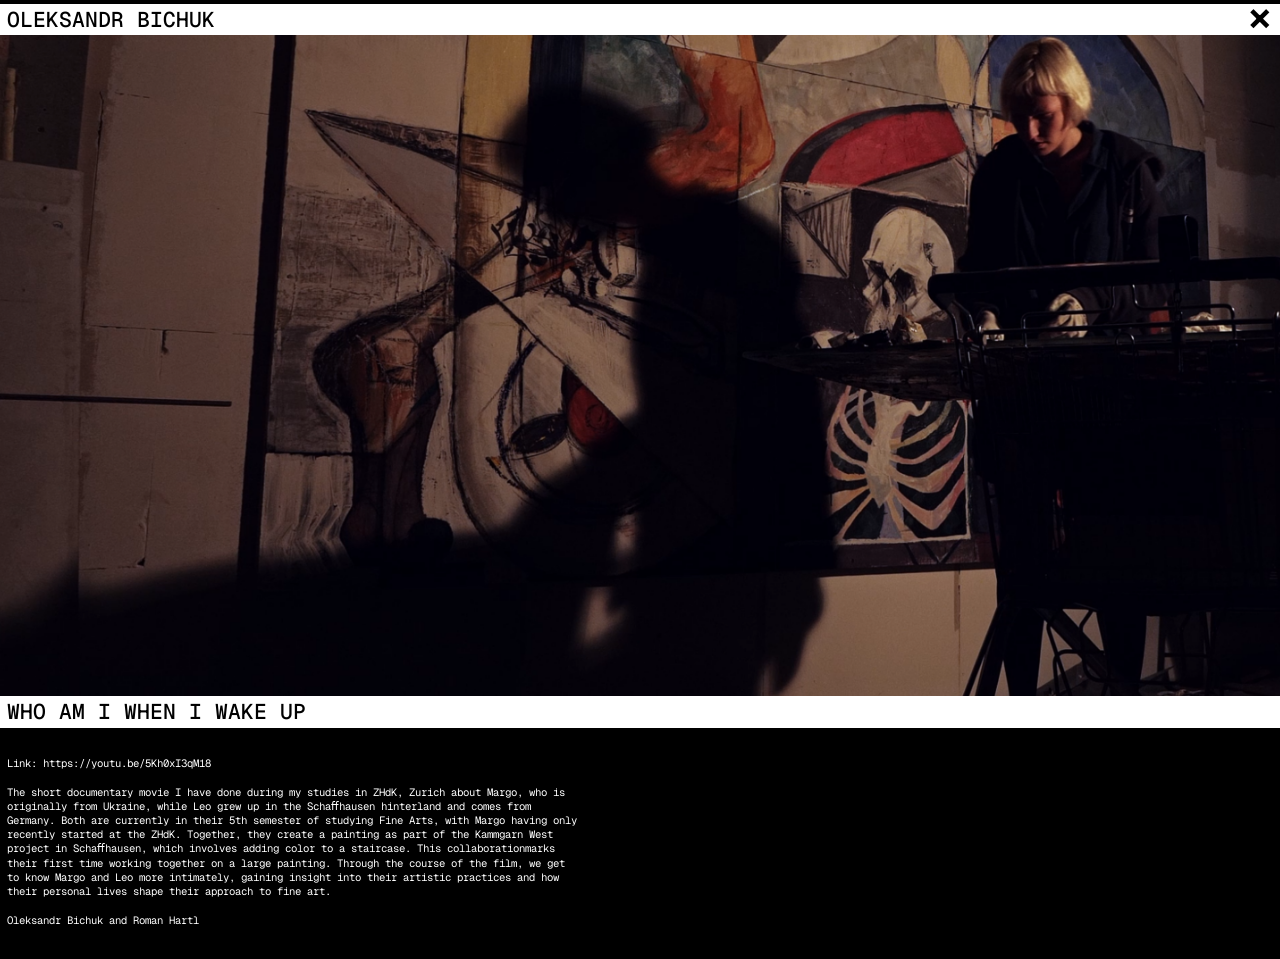
<file: projects/whoami.html>
<!doctype html><html lang="en"><head><meta charset="utf-8"><meta name="viewport" content="width=device-width,initial-scale=1"><meta name="color-scheme" content="dark"><title>Who am i when i wake up — Oleksandr Bichuk</title><link rel="preconnect" href="https://fonts.googleapis.com"><link rel="preconnect" href="https://fonts.gstatic.com" crossorigin><link href="https://fonts.googleapis.com/css2?family=Geist+Mono:wght@400;500;600&amp;display=swap" rel="stylesheet"><link rel="stylesheet" href="./project-v94.css?v=9.9"></head>
<body data-project="whoami"><div id="project-wrap" class="project-wrap" data-height="1128">
<div class="project-sticky-region"><header class="top-header"><div class="header-name">oleksandr bichuk</div><a href="../index.html" class="header-close" aria-label="Back to portfolio index"><span class="header-close-mark" aria-hidden="true">×</span></a></header></div>
<main id="project-artboard" class="project-artboard" style="height:1128px" aria-label="Who am i when i wake up"><div class="background" aria-hidden="true"></div>
<figure class="project-photo is-hero" style="left:-4px;top:-1px;width:1447px;height:814px;"><img src="../assets/whoami-film.png" alt="Who am i when i wake up — view 1" loading="eager" decoding="async" fetchpriority="high"> </figure>
<div class="work-title"><h1>Who am i when i wake up</h1></div>
<section class="description" aria-label="Project description"><p>Link: <a href="https://youtu.be/5Kh0xI3qM18" target="_blank" rel="noopener noreferrer">https://youtu.be/5Kh0xI3qM18</a>

The short documentary movie I have done during my studies in ZHdK, Zurich about Margo, who is originally from Ukraine, while Leo grew up in the Schaﬀhausen hinterland and comes from Germany. Both are currently in their 5th semester of studying Fine Arts, with Margo having only recently started at the ZHdK. Together, they create a painting as part of the Kammgarn West project in Schaﬀhausen, which involves adding color to a staircase. This collaborationmarks their first time working together on a large painting. Through the course of the film, we get to know Margo and Leo more intimately, gaining insight into their artistic practices and how their personal lives shape their approach to fine art.

Oleksandr Bichuk and Roman Hartl</p></section>
</main></div><script src="./project-v94.js?v=9.9" defer></script></body></html>
</file>
<file: projects/project-v94.css>
/* Portfolio V9.8 — centered, proportional project media.
   Sticky header and title stay full-width. Fonts and IRL thumbnails stay CSS-sized. */
:root{color-scheme:dark}
*{box-sizing:border-box}
html,body{margin:0;padding:0;background:#000;color:#fff}
html{scrollbar-width:none}
html::-webkit-scrollbar{display:none}
body{overflow-x:hidden}
.project-wrap{position:relative;width:100%;background:#000;--media-scale:1;--s4:4px;--s8:8px;--s24:24px;--s31:31px;--s35:35px;--s39:39px;--s48:48px;--s62:62px;--s508:508px;--s524:524px;--sn17:-17px;}
.project-artboard{position:absolute;left:0;top:0;width:100%;overflow:hidden;background:#000;font:400 12px/16px 'Geist Mono',monospace}
.project-artboard>.background{position:absolute;left:0;top:0;width:100%;height:100%;background:#000;z-index:0}
.project-sticky-region{position:sticky;z-index:50;top:0;width:100%;height:var(--s39);padding-top:var(--s4);background:#000;pointer-events:none}
.top-header{position:relative;width:100%;height:var(--s35);background:#fff;color:#000;pointer-events:auto;font-family:'Geist Mono',monospace;overflow:hidden}
.header-name{position:absolute;left:0;top:0;width:var(--s524);height:100%;display:flex;align-items:center;padding:var(--s4) var(--s8);font:500 var(--s24)/var(--s31) 'Geist Mono',monospace;white-space:nowrap;text-transform:uppercase}
.header-close{position:absolute;right:0;top:0;width:var(--s524);height:100%;background:#fff;color:#000;text-decoration:none;cursor:pointer}
.header-close-mark{position:absolute;top:var(--sn17);left:var(--s8);width:var(--s508);height:var(--s62);display:block;font:600 var(--s48)/var(--s62) 'Geist Mono',monospace;text-align:right;text-transform:uppercase}
.header-close:focus-visible{outline:2px solid #000;outline-offset:-2px}
.work-title{position:absolute;left:0;top:782px;width:100%;height:37px;display:flex;align-items:center;padding:4px 8px;background:#fff;color:#000;z-index:2}
.work-title h1{margin:0;padding:0;width:100%;font:500 24px/31px 'Geist Mono',monospace;text-transform:uppercase;white-space:nowrap}
.description{position:absolute;left:8px;top:846px;width:min(646px, calc(100% - 16px));padding:4px 0;background:#000;color:#fff;z-index:2}
.description p{margin:0;padding:0;width:100%;color:inherit;font:400 12px/16px 'Geist Mono',monospace;white-space:pre-line;overflow-wrap:break-word}
.description a{color:inherit;text-decoration:none}
.description a:hover,.description a:focus-visible{text-decoration:underline;text-underline-offset:2px}
.project-hero-stage,.project-documents-stage{position:absolute;overflow:visible;background:#000;z-index:1}
.project-hero-stage.has-authored-crop,.has-authored-crop .project-photo{overflow:hidden}
.project-photo{position:absolute;margin:0;padding:0;overflow:visible;z-index:1;background:#000}
.project-photo img,.project-photo video{width:100%;height:100%;display:block;object-fit:contain;object-position:center;border:0;max-width:none}
.project-photo video{cursor:pointer}
/* Calibrated horizontal crop of the tall 005 source, relative to centered stage. */
body[data-project='shahed'] .project-photo.is-hero img{object-fit:cover;object-position:center 30.13%;transform:translateX(calc(-278px * var(--media-scale)))}
/* Design hero has the book image centered on a neutral grey field in Figma. */
body[data-project='design-as-epistemic'] .project-photo.is-hero{background:#d7d8d5}
/* IRL — Figma PhotoLayout: x=130, top=65, 5 columns × 220px and 20px gap. */
.irl-gallery{position:absolute;left:50%;transform:translateX(-50%);top:65px;
 width:min(1180px, calc(100% - 24px));display:flex;flex-wrap:wrap;gap:40px 20px;
 align-items:flex-start;align-content:flex-start;padding:0;z-index:1}
.irl-photo{flex:0 0 220px;width:220px;display:flex;flex-direction:column;align-items:flex-start;gap:4px;margin:0;padding:0;border:0;border-radius:0;background:transparent;color:#fff;text-align:left;font:400 12px/16px 'Geist Mono',monospace;cursor:pointer}
.irl-photo img{width:220px;display:block;object-fit:cover;max-width:none}
.irl-photo span{display:block;min-height:29px;width:100%;padding:0;text-transform:uppercase}
.irl-photo:first-child span{min-height:16px}
.irl-photo:hover,.irl-photo:focus-visible,.irl-photo.is-selected{background:#fff;color:#000;outline:none}
.irl-photo:hover span,.irl-photo:focus-visible span,.irl-photo.is-selected span{background:#fff;color:#000}
/* Five fixed-width images at >=1180px. At narrower widths wrap naturally. */
@media(max-width:1100px){
 .irl-gallery{width:min(940px, calc(100% - 24px))}
 .header-name{font-size:clamp(13px,2.4vw,24px);max-width:calc(100% - 55px)}
 .header-close{width:60px}
 .header-close-mark{left:auto;right:8px;width:auto}
 .work-title{height:auto;min-height:37px;padding:2px 8px}
 .work-title h1{font-size:clamp(15px,2.3vw,24px);white-space:normal;line-height:1.1}
}
@media(max-width:700px){.irl-gallery{width:min(460px, calc(100% - 24px))}}
@media(max-width:460px){.irl-gallery{width:min(220px, calc(100% - 24px))}}


/* V9.9: desktop intro follows the original 1440px frame uniformly. */
body:not([data-project='irl-glitch']) .project-wrap{--figma-scale:1;--s4:4px;--s8:calc(8px * var(--figma-scale));--s24:calc(24px * var(--figma-scale));--s31:calc(31px * var(--figma-scale));--s35:calc(35px * var(--figma-scale));--s39:calc(4px + var(--s35));--s48:calc(48px * var(--figma-scale));--s62:calc(62px * var(--figma-scale));--s508:calc(508px * var(--figma-scale));--s524:calc(524px * var(--figma-scale));--sn17:calc(-17px * var(--figma-scale));}
body:not([data-project='irl-glitch']) .header-name{font-size:var(--s24);max-width:calc(100% - 55px)}
body:not([data-project='irl-glitch']) .header-close{width:max(40px,var(--s524))}
body:not([data-project='irl-glitch']) .header-close-mark{left:auto;right:var(--s8);width:auto}
body:not([data-project='irl-glitch']) .work-title{height:calc(37px * var(--figma-scale));min-height:0;padding:0 var(--s8)}
body:not([data-project='irl-glitch']) .work-title h1{font-size:var(--s24);line-height:var(--s31);white-space:nowrap}
body:not([data-project='irl-glitch']) .description{left:var(--s8);width:min(calc(646px * var(--figma-scale)),calc(100% - 2 * var(--s8)));padding:calc(4px * var(--figma-scale)) 0}
body:not([data-project='irl-glitch']) .description p{font-size:calc(12px * var(--figma-scale));line-height:calc(16px * var(--figma-scale))}
.project-hero-stage{overflow:hidden}
.project-hero-stage .project-photo{overflow:hidden}
.project-hero-stage .project-photo img,.project-hero-stage .project-photo video{object-fit:cover}
.project-photo.is-documentation img,.project-photo.is-documentation video{object-fit:contain}
/* Narrow-screen readability fallback; not a separate Figma mobile design. */
.project-wrap.is-compact .work-title{height:auto;min-height:30px;padding:4px 8px}
.project-wrap.is-compact .work-title h1{font-size:14px;line-height:1.2;white-space:normal}
.project-wrap.is-compact .description{left:8px;width:min(646px,calc(100% - 16px))}
.project-wrap.is-compact .description p{font-size:12px;line-height:16px}
body:not([data-project='irl-glitch']) .project-wrap.is-compact{--s24:14px;--s31:20px;--s35:27px;--s48:32px;--s62:40px;--sn17:-9px;--s8:8px}
</file>
